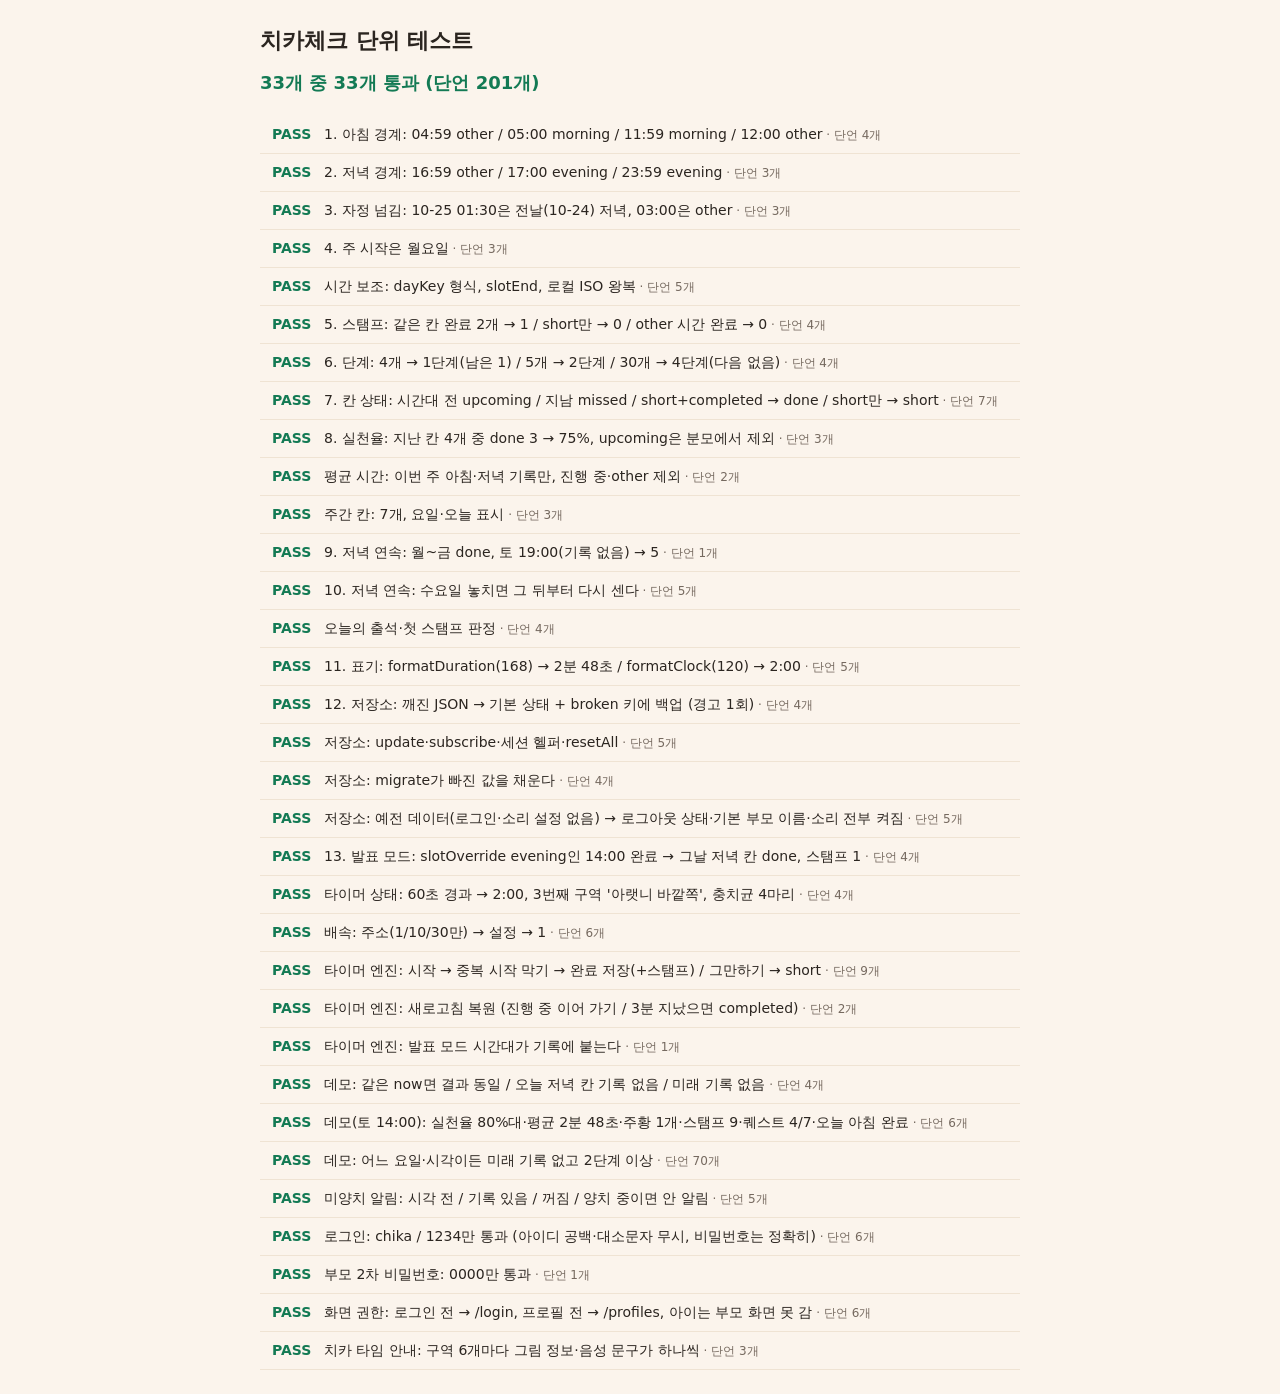
<file: chikacheck-web/tests.html>
<!doctype html>
<html lang="ko">
<head>
  <meta charset="utf-8">
  <meta name="viewport" content="width=device-width, initial-scale=1">
  <meta name="color-scheme" content="light">
  <title>치카체크 테스트</title>
  <link rel="icon" href="assets/icons/favicon.svg" type="image/svg+xml">
  <link rel="stylesheet" href="css/tokens.css">
  <link rel="stylesheet" href="css/base.css">
  <style>
    body { padding: var(--s6) var(--s5); }
    main { max-width: 760px; margin: 0 auto; }
    h1 { font-size: var(--fs-title); font-weight: 800; }
    #summary { margin: var(--s3) 0 var(--s5); font-size: 18px; font-weight: 800; }
    #summary.is-pass { color: var(--green-ink); }
    #summary.is-fail { color: var(--danger-ink); }
    #results { margin: 0; padding: 0; list-style: none; }
    #results li { padding: var(--s2) var(--s3); border-bottom: 1px solid var(--line); font-size: 14px; }
    .tag { display: inline-block; min-width: 44px; margin-right: var(--s2); font-weight: 800; }
    .pass .tag { color: var(--green-ink); }
    .fail { background: var(--danger-soft); }
    .fail .tag { color: var(--danger-ink); }
    .detail { margin: var(--s1) 0 0 52px; color: var(--danger-ink); font-family: var(--font-mono); font-size: 12px; white-space: pre-wrap; }
    .count { color: var(--ink-sub); font-size: 12px; }
  </style>
  <script type="module" src="js/tests/run.js"></script>
</head>
<body>
  <main>
    <h1>치카체크 단위 테스트</h1>
    <p id="summary">실행 중…</p>
    <ul id="results"></ul>
  </main>
</body>
</html>
</file>
<file: chikacheck-web/css/tokens.css>
/* 디자인 토큰 — 색·간격·반경·글자·레이아웃 변수 (DESIGN.md 1~4장). 색 값은 이 파일에만 쓴다 */
:root {
  /* 색 — DESIGN.md 1장 */
  --bg: #FBF4EC;
  --surface: #FFFFFF;
  --line: #EFE3D3;
  --ink: #2B2520;
  --ink-sub: #75695F; /* DESIGN 값 #8C8177은 흰 배경 대비 3.8:1이라, 작은 글자 대비 기준(4.5:1)에 맞게 조금 진하게 */
  --green: #1E9E6E;
  --green-soft: #E3F4EC;
  --coral: #EE8A73;
  --coral-soft: #FDEDE8;
  --purple: #9B7BD8;
  --gray: #E6DED3;
  --pink: #F6B9B9;
  --danger: #D9534F;

  /* 색 — 작은 글자용 진한 버전 (배경 대비 4.5:1 이상) */
  --green-ink: #137A54;
  --green-line: #BFE3D2;
  --coral-ink: #A44A35;
  --coral-line: #F6C9BD;
  --danger-ink: #A3302C;
  --danger-soft: #FBE9E8;

  /* 색 — 캐릭터·가상 본체 (본체 디자인: 크림 토끼 본체, 민트 칫솔 컵, 코랄 포인트) */
  --cream: #FFF8EE;
  --cream-deep: #F1E2CC;
  --brown: #6B5646;
  --mint: #BFE8DA;
  --mint-deep: #86CDB5;
  --gold: #F4C24E;
  --led-bg: #211C19;
  --led-on: #74F7B5;
  --led-glow: rgba(116, 247, 181, 0.7);

  /* 색 — 치카 타임 이빨 친구·입 지도 (장난감 치아 모형 같은 파스텔) */
  --tooth: #FFFDF8;
  --tooth-line: #D9C8B2;
  --toy-tooth: #FFFFFF;
  --toy-gum: #FFC6D3;
  --toy-gum-top: #FFD9E2;
  --toy-hot: #BDF0DE;
  --toy-hot-deep: #5FCFAA;
  --cheek-skin: #FFE1D4;
  --tongue: #EE9FA2;
  --tongue-mouth: #7A3440;
  --blush: #F7A7A0;
  --foam: #FFFFFF;
  --foam-line: #CFE3EC;
  --bristle-line: #9BB9C9;

  /* 덮개·그림자 */
  --scrim: rgba(43, 37, 32, 0.45);
  --hover: rgba(43, 37, 32, 0.05);
  --shadow-card: 0 1px 2px rgba(43, 37, 32, 0.05);
  --shadow-knob: 0 1px 3px rgba(43, 37, 32, 0.25);
  --shadow-float: 0 10px 30px rgba(43, 37, 32, 0.16);
  --shadow-sheet: 0 -6px 24px rgba(43, 37, 32, 0.12);
  --shadow-phone: 0 30px 70px rgba(43, 37, 32, 0.18), 0 2px 6px rgba(43, 37, 32, 0.06);

  /* 간격 — 4px 단위 (DESIGN.md 3장) */
  --s1: 4px;
  --s2: 8px;
  --s3: 12px;
  --s4: 16px;
  --s5: 20px;
  --s6: 24px;
  --s7: 32px;
  --s8: 48px;

  /* 반경 */
  --r-sm: 12px;
  --r-card: 18px;
  --r-lg: 24px;
  --r-phone: 40px;
  --r-pill: 999px;

  /* 글자 — DESIGN.md 2장 */
  --font: "Pretendard Variable", Pretendard, system-ui, -apple-system, "Apple SD Gothic Neo", sans-serif;
  --font-mono: ui-monospace, "SF Mono", Menlo, Consolas, "Liberation Mono", monospace;
  --fs-display: 56px;
  --fs-title: 22px;
  --fs-stat: 28px;
  --fs-body: 16px;
  --fs-caption: 13px;
  --fs-small: 12px;
  --fs-button-lg: 19px; /* 초록 바탕 흰 글자가 '큰 글자' 대비 기준(3:1)을 넘는 크기 */

  /* 크기·레이아웃 — DESIGN.md 3~4장 */
  --touch: 48px;
  --phone-w: 420px;
  --phone-h: 880px;
  --device-w: 360px;
  --tabbar-h: 64px;
  --sheet-peek: 56px;
  --ring-size: 200px;
  --ring-size-sm: 132px; /* 양치 중: 이빨 친구 그림에 자리를 내준다 */
  --fs-display-sm: 38px;

  /* 움직임 — DESIGN.md 7장 */
  --dur: 200ms;
  --ease: ease-out;
}

/* 1920px 발표 화면에서 폰·본체가 너무 작아 보이지 않게 */
@media (min-width: 1600px) {
  :root {
    --phone-w: 460px;
    --phone-h: 940px;
    --device-w: 420px;
  }
}
</file>
<file: chikacheck-web/css/base.css>
/* 기본 스타일 — 리셋, 글꼴, 버튼, 카드·배지·진행 바 같은 공통 조각 */
*,
*::before,
*::after {
  box-sizing: border-box;
}

html {
  -webkit-text-size-adjust: 100%;
}

body {
  margin: 0;
  background: var(--bg);
  color: var(--ink);
  font-family: var(--font);
  font-size: var(--fs-body);
  line-height: 1.5;
  -webkit-font-smoothing: antialiased;
  -webkit-tap-highlight-color: transparent;
}

h1,
h2,
h3,
p {
  margin: 0;
}

svg {
  display: block;
}

button {
  min-width: var(--touch);
  min-height: var(--touch);
  padding: 0 var(--s4);
  border: 0;
  border-radius: var(--r-sm);
  background: none;
  color: inherit;
  font: inherit;
  cursor: pointer;
  touch-action: manipulation;
}

button:disabled {
  cursor: not-allowed;
  opacity: 0.45;
}

input,
select,
textarea {
  font: inherit;
  color: inherit;
}

:focus-visible {
  outline: 3px solid var(--green);
  outline-offset: 2px;
}

[hidden] {
  display: none !important;
}

.sr-only {
  position: absolute;
  width: 1px;
  height: 1px;
  margin: -1px;
  padding: 0;
  overflow: hidden;
  clip: rect(0 0 0 0);
  white-space: nowrap;
  border: 0;
}

/* 버튼 */
.btn {
  display: inline-flex;
  align-items: center;
  justify-content: center;
  gap: var(--s2);
  padding: 0 var(--s5);
  border-radius: var(--r-pill);
  font-weight: 700;
  transition: transform var(--dur) var(--ease), background-color var(--dur) var(--ease);
}

.btn:active:not(:disabled) {
  transform: scale(0.97);
}

.btn--primary {
  background: var(--green);
  color: var(--surface);
  font-size: var(--fs-button-lg);
  font-weight: 800;
}

.btn--soft {
  background: var(--green-soft);
  color: var(--green-ink);
}

.btn--ghost {
  border: 1px solid var(--line);
  background: var(--surface);
  color: var(--ink-sub);
}

.btn--danger {
  background: var(--danger-soft);
  color: var(--danger-ink);
}

.btn--danger-solid {
  background: var(--danger);
  color: var(--surface);
  font-size: var(--fs-button-lg);
  font-weight: 800;
}

.btn--lg {
  min-height: 56px;
  padding: 0 var(--s6);
}

.btn--block {
  width: 100%;
}

.icon-btn {
  display: inline-grid;
  place-items: center;
  width: var(--touch);
  padding: 0;
  border-radius: 50%;
}

.icon-btn:hover {
  background: var(--hover);
}

/* 카드 */
.card {
  padding: var(--s4);
  border: 1px solid var(--line);
  border-radius: var(--r-card);
  background: var(--surface);
  box-shadow: var(--shadow-card);
}

.card-title {
  font-size: var(--fs-body);
  font-weight: 600;
}

.stack {
  display: flex;
  flex-direction: column;
  gap: var(--s3);
}

.caption {
  color: var(--ink-sub);
  font-size: var(--fs-caption);
  font-weight: 500;
}

/* 배지 (pill) */
.pill {
  display: inline-flex;
  align-items: center;
  gap: var(--s1);
  padding: var(--s1) 10px;
  border-radius: var(--r-pill);
  background: var(--green-soft);
  color: var(--green-ink);
  font-size: var(--fs-small);
  font-weight: 700;
  line-height: 1.4;
  white-space: nowrap;
}

.pill--off {
  background: var(--gray);
  color: var(--ink-sub);
}

.pill--coral {
  background: var(--coral-soft);
  color: var(--coral-ink);
}

/* 진행 바 */
.progress {
  height: 8px;
  overflow: hidden;
  border-radius: var(--r-pill);
  background: var(--gray);
}

.progress > span {
  display: block;
  width: 0;
  height: 100%;
  border-radius: inherit;
  background: var(--green);
  transition: width 400ms var(--ease);
}

kbd {
  display: inline-block;
  min-width: 1.6em;
  padding: 0 var(--s1);
  border: 1px solid var(--line);
  border-bottom-width: 2px;
  border-radius: 6px;
  background: var(--surface);
  color: var(--ink);
  font-family: var(--font);
  font-size: var(--fs-small);
  font-weight: 700;
  text-align: center;
}
</file>
